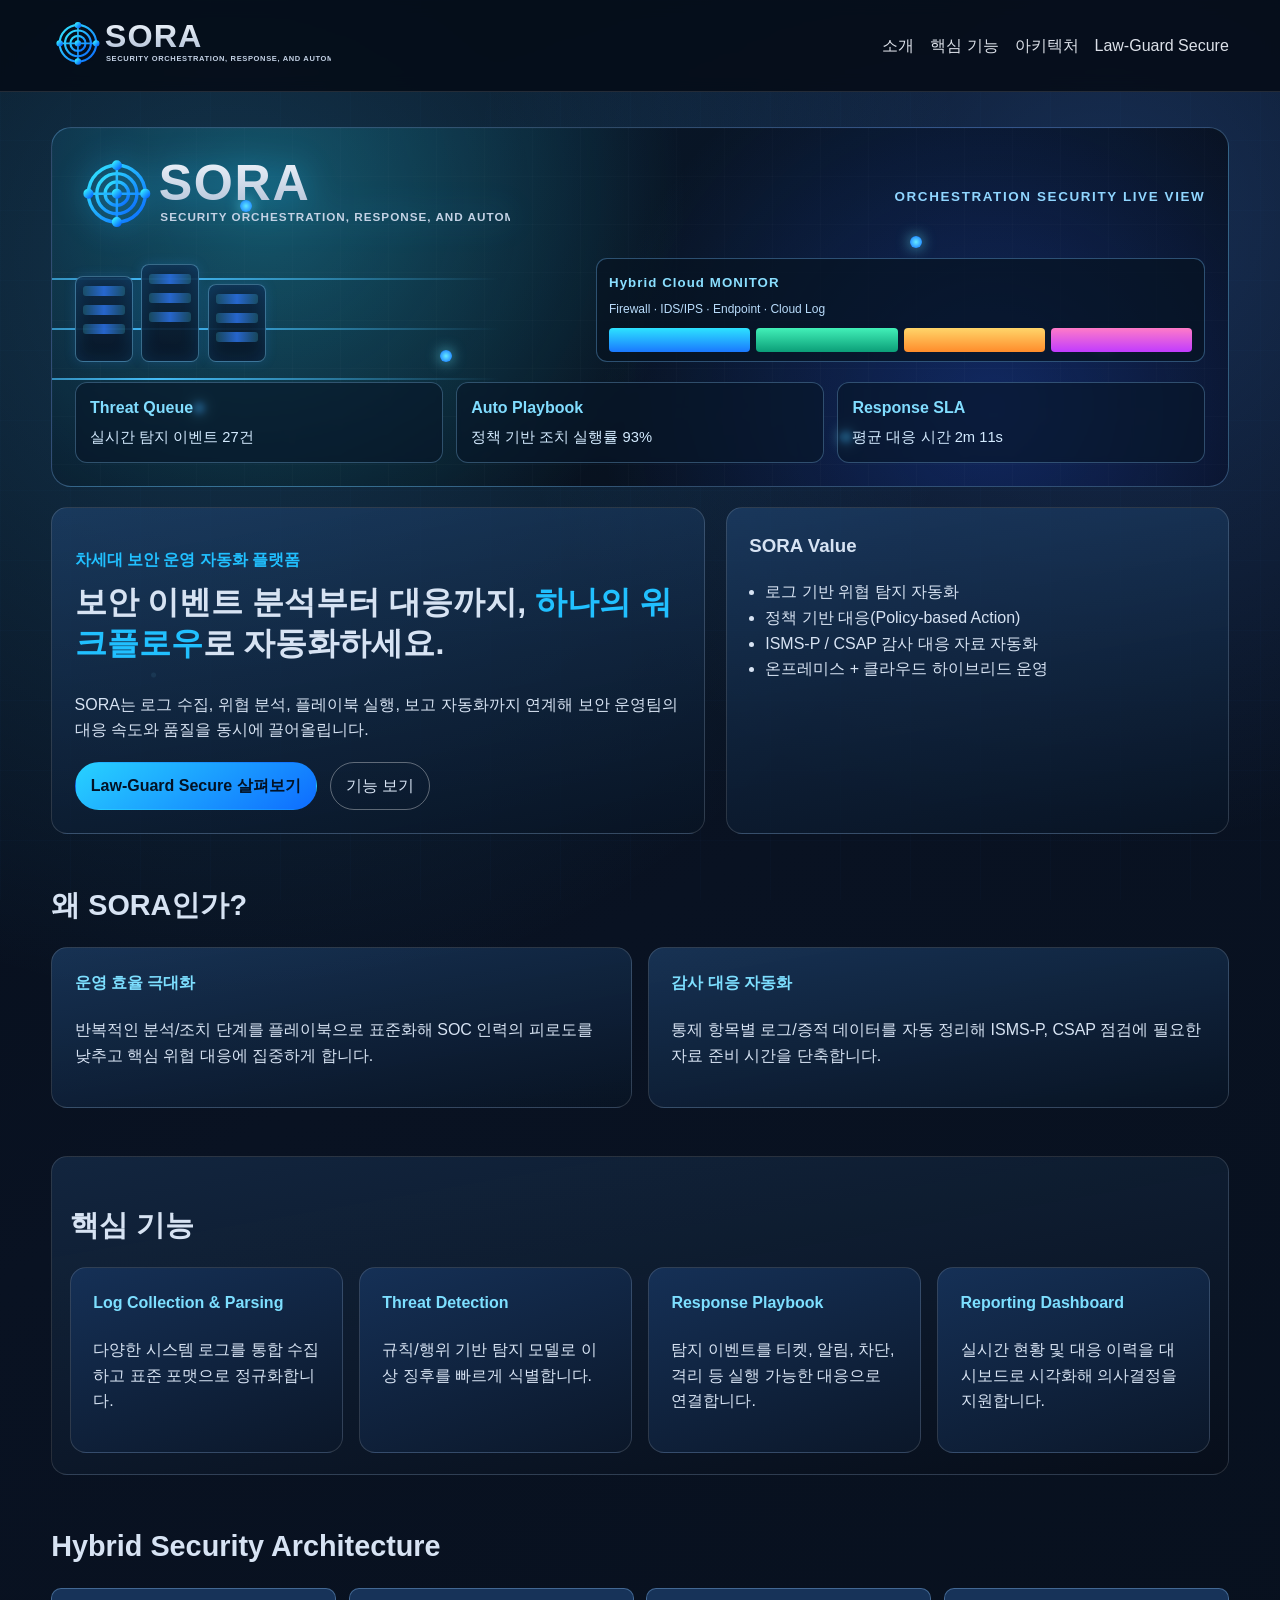
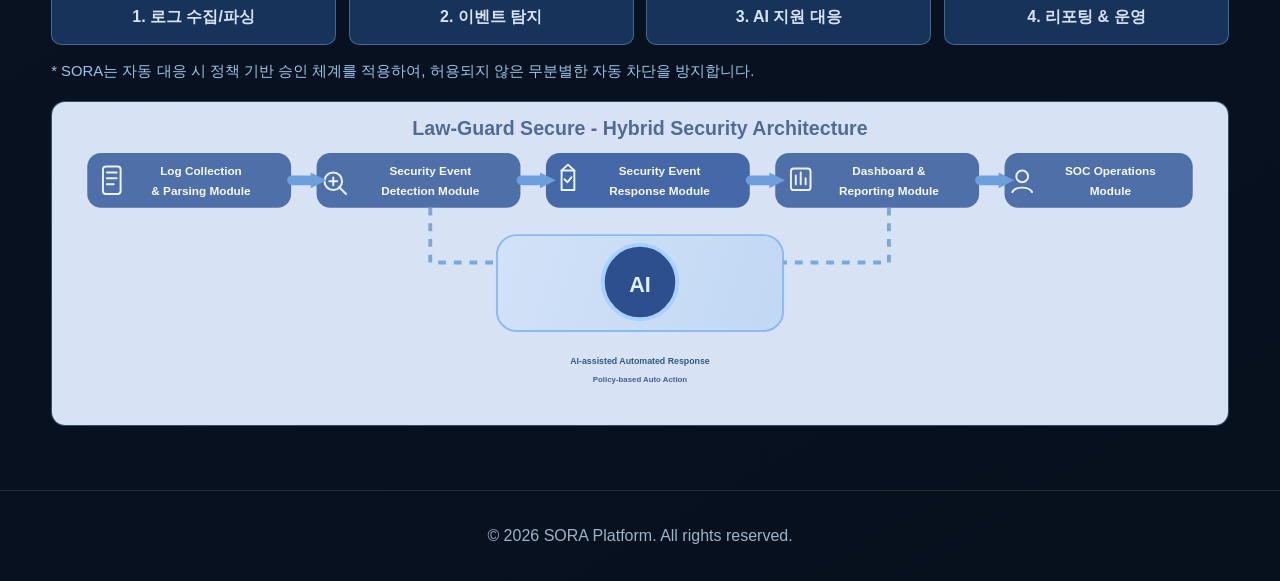
<file: index.html>
<!DOCTYPE html>
<html lang="ko">
<head>
  <meta charset="UTF-8" />
  <meta name="viewport" content="width=device-width, initial-scale=1.0" />
  <title>SORA | Security Orchestration, Response, and Automation</title>
  <link rel="stylesheet" href="styles.css" />
</head>
<body>
  <header class="site-header">
    <div class="brand-wrap">
      <img class="company-logo" src="assets/sora-wordmark.svg" alt="SORA 회사 로고" />
      <h1 class="sr-only">SORA</h1>
    </div>
    <nav>
      <a href="#about">소개</a>
      <a href="#features">핵심 기능</a>
      <a href="#architecture">아키텍처</a>
      <a href="law-guard-secure.html">Law-Guard Secure</a>
    </nav>
  </header>

  <main>
    <section class="orchestration-stage" aria-label="오케스트레이션 시큐리티 비주얼">
      <div class="stage-overlay"></div>
      <div class="stage-brand">
        <img class="stage-logo" src="assets/sora-wordmark.svg" alt="SORA 회사 로고" />
        <p>ORCHESTRATION SECURITY LIVE VIEW</p>
      </div>
      <div class="signal-grid" aria-hidden="true">
        <span></span><span></span><span></span><span></span><span></span><span></span>
      </div>
      <div class="flow-lines" aria-hidden="true">
        <i></i><i></i><i></i>
      </div>
      <div class="idc-monitor" aria-label="IDC 서버 보안관제 시각화">
        <div class="rack-cluster" aria-hidden="true">
          <span class="rack"><i></i><i></i><i></i></span>
          <span class="rack"><i></i><i></i><i></i></span>
          <span class="rack"><i></i><i></i><i></i></span>
        </div>
        <div class="monitor-hud" aria-hidden="true">
          <strong>Hybrid Cloud MONITOR</strong>
          <p>Firewall · IDS/IPS · Endpoint · Cloud Log</p>
          <div class="hud-bars"><b></b><b></b><b></b><b></b></div>
        </div>
      </div>

      <div class="stage-panels">
        <article>
          <h3>Threat Queue</h3>
          <p>실시간 탐지 이벤트 27건</p>
        </article>
        <article>
          <h3>Auto Playbook</h3>
          <p>정책 기반 조치 실행률 93%</p>
        </article>
        <article>
          <h3>Response SLA</h3>
          <p>평균 대응 시간 2m 11s</p>
        </article>
      </div>
    </section>

    <section class="hero">
      <div class="hero-content">
        <p class="kicker">차세대 보안 운영 자동화 플랫폼</p>
        <h2>보안 이벤트 분석부터 대응까지, <span>하나의 워크플로우</span>로 자동화하세요.</h2>
        <p>
          SORA는 로그 수집, 위협 분석, 플레이북 실행, 보고 자동화까지 연계해
          보안 운영팀의 대응 속도와 품질을 동시에 끌어올립니다.
        </p>
        <div class="cta-group">
          <a class="btn primary" href="law-guard-secure.html">Law-Guard Secure 살펴보기</a>
          <a class="btn" href="#features">기능 보기</a>
        </div>
      </div>
      <div class="hero-panel">
        <h3>SORA Value</h3>
        <ul>
          <li>로그 기반 위협 탐지 자동화</li>
          <li>정책 기반 대응(Policy-based Action)</li>
          <li>ISMS-P / CSAP 감사 대응 자료 자동화</li>
          <li>온프레미스 + 클라우드 하이브리드 운영</li>
        </ul>
      </div>
    </section>

    <section id="about" class="section">
      <h3>왜 SORA인가?</h3>
      <div class="grid two">
        <article class="card">
          <h4>운영 효율 극대화</h4>
          <p>반복적인 분석/조치 단계를 플레이북으로 표준화해 SOC 인력의 피로도를 낮추고 핵심 위협 대응에 집중하게 합니다.</p>
        </article>
        <article class="card">
          <h4>감사 대응 자동화</h4>
          <p>통제 항목별 로그/증적 데이터를 자동 정리해 ISMS-P, CSAP 점검에 필요한 자료 준비 시간을 단축합니다.</p>
        </article>
      </div>
    </section>

    <section id="features" class="section dark">
      <h3>핵심 기능</h3>
      <div class="grid four">
        <article class="feature-card">
          <h4>Log Collection & Parsing</h4>
          <p>다양한 시스템 로그를 통합 수집하고 표준 포맷으로 정규화합니다.</p>
        </article>
        <article class="feature-card">
          <h4>Threat Detection</h4>
          <p>규칙/행위 기반 탐지 모델로 이상 징후를 빠르게 식별합니다.</p>
        </article>
        <article class="feature-card">
          <h4>Response Playbook</h4>
          <p>탐지 이벤트를 티켓, 알림, 차단, 격리 등 실행 가능한 대응으로 연결합니다.</p>
        </article>
        <article class="feature-card">
          <h4>Reporting Dashboard</h4>
          <p>실시간 현황 및 대응 이력을 대시보드로 시각화해 의사결정을 지원합니다.</p>
        </article>
      </div>
    </section>

    <section id="architecture" class="section">
      <h3>Hybrid Security Architecture</h3>
      <div class="architecture">
        <div>1. 로그 수집/파싱</div>
        <div>2. 이벤트 탐지</div>
        <div>3. AI 지원 대응</div>
        <div>4. 리포팅 & 운영</div>
      </div>
      <p class="note">
        * SORA는 자동 대응 시 정책 기반 승인 체계를 적용하여, 허용되지 않은 무분별한 자동 차단을 방지합니다.
      </p>
      <figure class="architecture-figure">
        <img src="assets/lawguard-architecture.svg" alt="Law-Guard Secure 하이브리드 보안 아키텍처 다이어그램" />
      </figure>
    </section>
  </main>

  <footer>
    <p>© 2026 SORA Platform. All rights reserved.</p>
  </footer>
</body>
</html>
</file>
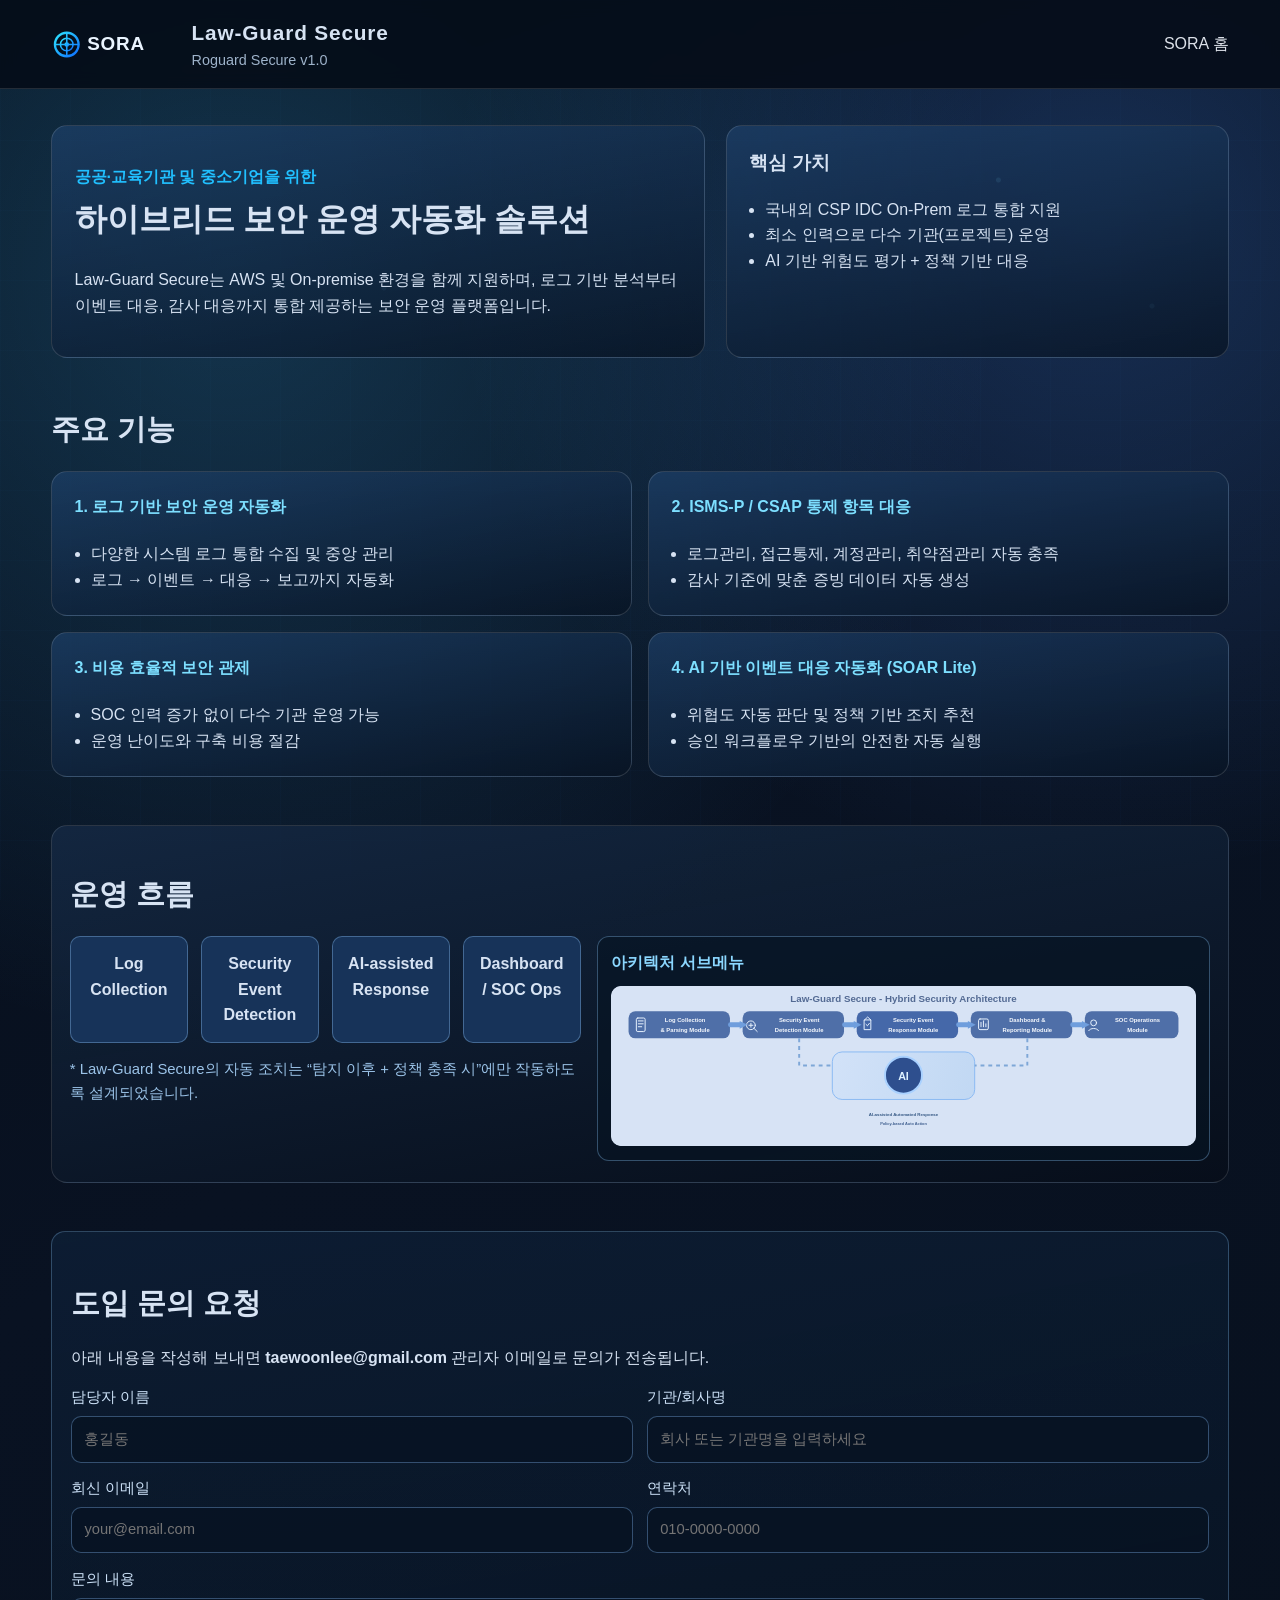
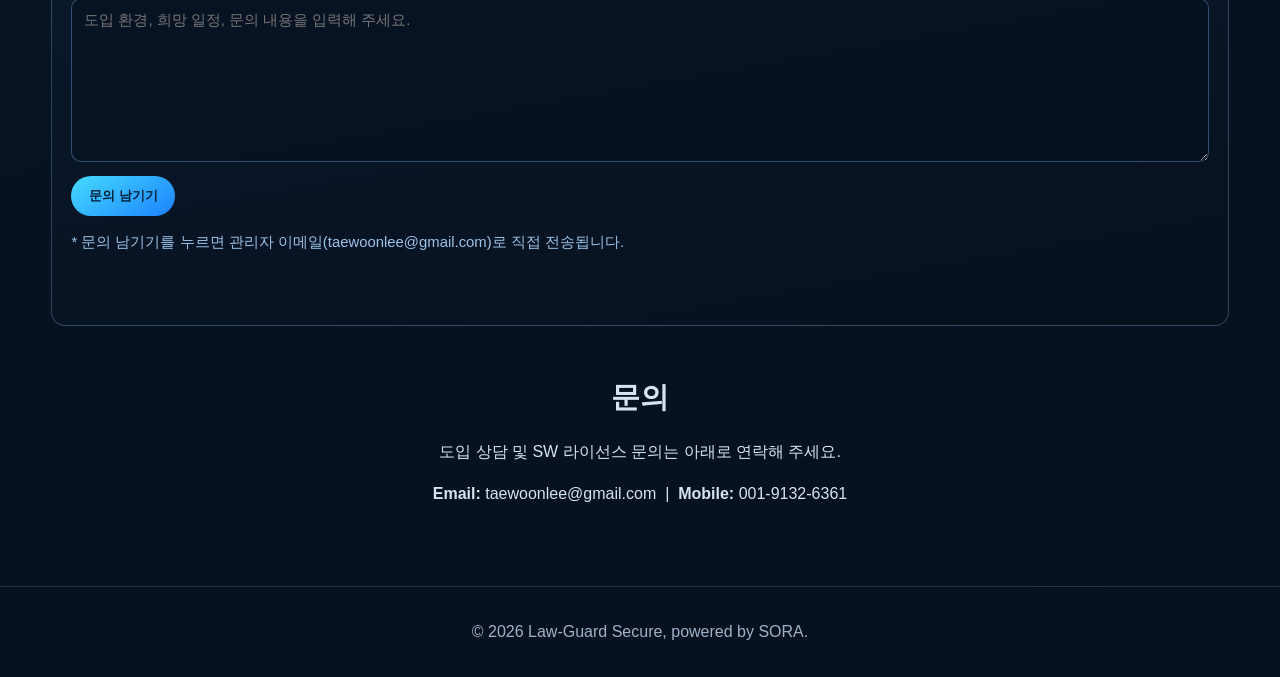
<file: law-guard-secure.html>
<!doctype html>
<html lang="ko">
  <head>
    <meta charset="UTF-8" />
    <meta name="viewport" content="width=device-width, initial-scale=1.0" />
    <title>Law-Guard Secure | SORA Solution</title>
    <link rel="stylesheet" href="styles.css" />
  </head>
  <body>
    <header class="site-header compact">
      <div class="brand-wrap">
        <img
          class="company-logo"
          src="assets/company-logo.svg"
          alt="SORA 회사 로고"
        />
        <div>
          <h1>Law-Guard Secure</h1>
          <p>Roguard Secure v1.0</p>
        </div>
      </div>
      <nav>
        <a href="index.html">SORA 홈</a>
      </nav>
    </header>

    <main>
      <section class="hero solution-hero">
        <div class="hero-content">
          <p class="kicker">공공·교육기관 및 중소기업을 위한</p>
          <h2>하이브리드 보안 운영 자동화 솔루션</h2>
          <p>
            Law-Guard Secure는 AWS 및 On-premise 환경을 함께 지원하며, 로그 기반
            분석부터 이벤트 대응, 감사 대응까지 통합 제공하는 보안 운영
            플랫폼입니다.
          </p>
        </div>
        <div class="hero-panel">
          <h3>핵심 가치</h3>
          <ul>
            <li>국내외 CSP IDC On-Prem 로그 통합 지원</li>
            <li>최소 인력으로 다수 기관(프로젝트) 운영</li>
            <li>AI 기반 위험도 평가 + 정책 기반 대응</li>
          </ul>
        </div>
      </section>

      <section class="section">
        <h3>주요 기능</h3>
        <div class="grid two">
          <article class="card">
            <h4>1. 로그 기반 보안 운영 자동화</h4>
            <ul>
              <li>다양한 시스템 로그 통합 수집 및 중앙 관리</li>
              <li>로그 → 이벤트 → 대응 → 보고까지 자동화</li>
            </ul>
          </article>
          <article class="card">
            <h4>2. ISMS-P / CSAP 통제 항목 대응</h4>
            <ul>
              <li>로그관리, 접근통제, 계정관리, 취약점관리 자동 충족</li>
              <li>감사 기준에 맞춘 증빙 데이터 자동 생성</li>
            </ul>
          </article>
          <article class="card">
            <h4>3. 비용 효율적 보안 관제</h4>
            <ul>
              <li>SOC 인력 증가 없이 다수 기관 운영 가능</li>
              <li>운영 난이도와 구축 비용 절감</li>
            </ul>
          </article>
          <article class="card">
            <h4>4. AI 기반 이벤트 대응 자동화 (SOAR Lite)</h4>
            <ul>
              <li>위협도 자동 판단 및 정책 기반 조치 추천</li>
              <li>승인 워크플로우 기반의 안전한 자동 실행</li>
            </ul>
          </article>
        </div>
      </section>

      <section class="section dark architecture-submenu" id="architecture">
        <h3>운영 흐름</h3>
        <div class="architecture-layout">
          <div>
            <div class="architecture">
              <div>Log Collection</div>
              <div>Security Event Detection</div>
              <div>AI-assisted Response</div>
              <div>Dashboard / SOC Ops</div>
            </div>
            <p class="note">
              * Law-Guard Secure의 자동 조치는 “탐지 이후 + 정책 충족 시”에만
              작동하도록 설계되었습니다.
            </p>
          </div>
          <aside class="architecture-side">
            <h4>아키텍처 서브메뉴</h4>
            <img
              src="assets/lawguard-architecture.svg"
              alt="Law-Guard Secure 하이브리드 보안 아키텍처"
            />
          </aside>
        </div>
      </section>

      <section class="section inquiry" id="contact-form">
        <h3>도입 문의 요청</h3>
        <p>
          아래 내용을 작성해 보내면 <strong>taewoonlee@gmail.com</strong> 관리자
          이메일로 문의가 전송됩니다.
        </p>
        <form class="inquiry-form" id="inquiryForm">
          <input
            type="hidden"
            name="_subject"
            value="[Law-Guard Secure] 신규 문의"
          />
          <input type="hidden" name="_captcha" value="false" />
          <label>
            담당자 이름
            <input type="text" name="name" placeholder="홍길동" required />
          </label>
          <label>
            기관/회사명
            <input
              type="text"
              name="organization"
              placeholder="회사 또는 기관명을 입력하세요"
              required
            />
          </label>
          <label>
            회신 이메일
            <input
              type="email"
              name="reply_email"
              placeholder="your@email.com"
              required
            />
          </label>
          <label>
            연락처
            <input type="tel" name="phone" placeholder="010-0000-0000" />
          </label>
          <label class="full">
            문의 내용
            <textarea
              name="message"
              rows="6"
              placeholder="도입 환경, 희망 일정, 문의 내용을 입력해 주세요."
              required
            ></textarea>
          </label>
          <div class="form-actions full">
            <button type="submit">문의 남기기</button>
          </div>
        </form>
        <p class="note">
          * 문의 남기기를 누르면 관리자 이메일(taewoonlee@gmail.com)로 직접
          전송됩니다.
        </p>
        <p class="form-status" id="formStatus" aria-live="polite"></p>
      </section>

      <section class="section contact">
        <h3>문의</h3>
        <p>도입 상담 및 SW 라이선스 문의는 아래로 연락해 주세요.</p>
        <p>
          <strong>Email:</strong> taewoonlee@gmail.com &nbsp;|&nbsp;
          <strong>Mobile:</strong> 001-9132-6361
        </p>
      </section>
    </main>

    <script>
      const inquiryForm = document.getElementById("inquiryForm");
      const formStatus = document.getElementById("formStatus");

      inquiryForm?.addEventListener("submit", async (event) => {
        event.preventDefault();
        const submitButton = inquiryForm.querySelector('button[type="submit"]');
        submitButton.disabled = true;
        submitButton.textContent = "전송 중...";
        formStatus.textContent = "";

        try {
          const formData = new FormData(inquiryForm);
          const response = await fetch(
            "https://formsubmit.co/ajax/taewoonlee@gmail.com",
            {
              method: "POST",
              headers: { Accept: "application/json" },
              body: formData,
            },
          );

          if (!response.ok) {
            throw new Error("메일 전송 실패");
          }

          formStatus.textContent =
            "문의가 정상 접수되었습니다. 빠르게 회신드리겠습니다.";
          formStatus.classList.add("success");
          formStatus.classList.remove("error");
          inquiryForm.reset();
        } catch (error) {
          formStatus.textContent =
            "전송에 실패했습니다. taewoonlee@gmail.com 으로 직접 문의해 주세요.";
          formStatus.classList.add("error");
          formStatus.classList.remove("success");
        } finally {
          submitButton.disabled = false;
          submitButton.textContent = "문의 남기기";
        }
      });
    </script>

    <footer>
      <p>© 2026 Law-Guard Secure, powered by SORA.</p>
    </footer>
  </body>
</html>
</file>
<file: styles.css>
:root {
  --bg: #0a1220;
  --bg2: #0d1c31;
  --text: #d7e3f3;
  --muted: #9eb3ca;
  --primary: #21c0ff;
  --card: #11253f;
  --white: #f4f8ff;
}

* { box-sizing: border-box; }
body {
  margin: 0;
  font-family: "Pretendard", "Noto Sans KR", -apple-system, BlinkMacSystemFont, "Segoe UI", sans-serif;
  color: var(--text);
  background:
    radial-gradient(circle at 18% 12%, rgba(67, 190, 255, .22), transparent 34%),
    radial-gradient(circle at 86% 10%, rgba(74, 145, 255, .24), transparent 28%),
    linear-gradient(150deg, #050d19 0%, #091222 44%, #07101d 100%);
  line-height: 1.6;
  position: relative;
}
body::before,
body::after {
  content: "";
  position: fixed;
  inset: 0;
  pointer-events: none;
  z-index: 0;
}
body::before {
  background-image:
    linear-gradient(rgba(94, 165, 255, .06) 1px, transparent 1px),
    linear-gradient(90deg, rgba(94, 165, 255, .06) 1px, transparent 1px);
  background-size: 70px 70px;
  opacity: .35;
}
body::after {
  background:
    radial-gradient(circle at 12% 75%, rgba(120, 219, 255, .55) 0 2px, transparent 3px),
    radial-gradient(circle at 78% 20%, rgba(120, 219, 255, .65) 0 2px, transparent 3px),
    radial-gradient(circle at 90% 34%, rgba(120, 219, 255, .45) 0 2px, transparent 3px),
    radial-gradient(circle at 30% 32%, rgba(120, 219, 255, .42) 0 2px, transparent 3px);
  opacity: .45;
}

a { color: inherit; text-decoration: none; }

header, main, footer { position: relative; z-index: 1; }

.site-header {
  display: flex;
  justify-content: space-between;
  align-items: center;
  padding: 1rem 4vw;
  border-bottom: 1px solid rgba(255,255,255,0.12);
  position: sticky;
  top: 0;
  backdrop-filter: blur(8px);
  background: rgba(5,12,23,0.88);
}
.site-header.compact h1 { font-size: 1.3rem; }
.brand-wrap { display: flex; align-items: center; gap: .9rem; }
.company-logo {
  width: 280px;
  max-width: 46vw;
  height: auto;
  display: block;
}
.logo-mark {
  width: 44px; height: 44px; border-radius: 50%;
  display: grid; place-items: center;
  background: linear-gradient(145deg, #2bd7ff, #0a5ddb);
  box-shadow: 0 0 20px rgba(33,192,255,0.45);
}
.brand-wrap h1 { margin: 0; letter-spacing: .04em; }
.brand-wrap p { margin: 0; color: var(--muted); font-size: .9rem; }
.site-header.compact .company-logo { width: 126px; }
nav { display: flex; gap: 1rem; }
nav a { color: var(--white); opacity: .9; }
nav a:hover { color: var(--primary); }

main { padding: 2.2rem 4vw 4rem; }
.section { margin-top: 3rem; }
.section h3 { font-size: 1.8rem; margin-bottom: 1.2rem; }
.hero {
  display: grid;
  grid-template-columns: 1.3fr 1fr;
  gap: 1.3rem;
  align-items: stretch;
}
.hero-content,
.hero-panel,
.card,
.feature-card {
  border: 1px solid rgba(255,255,255,.14);
  background: linear-gradient(170deg, rgba(31,67,110,.65), rgba(8,20,36,.78));
  border-radius: 16px;
  padding: 1.4rem;
}
.kicker {
  color: var(--primary);
  font-weight: 600;
  margin-bottom: .6rem;
}
.hero h2 { margin-top: 0; font-size: 2rem; line-height: 1.3; }
.hero h2 span { color: var(--primary); }
.cta-group { display: flex; flex-wrap: wrap; gap: .8rem; margin-top: 1.2rem; }
.btn {
  border: 1px solid rgba(255,255,255,.34);
  padding: .65rem .95rem;
  border-radius: 999px;
}
.btn.primary {
  background: linear-gradient(145deg, #28d2ff, #0e6cff);
  border-color: transparent;
  color: #031225;
  font-weight: 700;
}
.hero-panel h3 { margin-top: 0; }
.hero-panel ul { margin: .3rem 0 0 1rem; padding: 0; }

.grid { display: grid; gap: 1rem; }
.grid.two { grid-template-columns: repeat(2, minmax(0,1fr)); }
.grid.four { grid-template-columns: repeat(4, minmax(0,1fr)); }
.feature-card { background: linear-gradient(160deg, #153056, #0b1729); }
.feature-card h4,
.card h4 { margin-top: 0; color: #7ddfff; }
.card ul { margin: .4rem 0 0 1rem; padding: 0; }

.section.dark {
  padding: 1rem 1.1rem 1.3rem;
  border: 1px solid rgba(255,255,255,.13);
  border-radius: 16px;
  background: linear-gradient(170deg, rgba(20,40,66,.9), rgba(7,14,26,.85));
}

.architecture {
  display: grid;
  grid-template-columns: repeat(4, minmax(0,1fr));
  gap: .8rem;
}
.architecture div {
  padding: .9rem;
  border-radius: 10px;
  background: #173359;
  border: 1px solid rgba(149,204,255,.35);
  text-align: center;
  font-weight: 600;
}
.note { color: #9bc3e8; font-size: .93rem; }
.contact { text-align: center; }
footer {
  border-top: 1px solid rgba(255,255,255,.13);
  text-align: center;
  padding: 1rem;
  color: var(--muted);
}

@media (max-width: 980px) {
  .hero,
  .grid.two,
  .grid.four,
  .architecture { grid-template-columns: 1fr; }
  nav { display: none; }
  .hero h2 { font-size: 1.55rem; }
}

.orchestration-stage {
  position: relative;
  overflow: hidden;
  border: 1px solid rgba(130, 194, 255, 0.32);
  border-radius: 20px;
  padding: 1.4rem;
  min-height: 320px;
  background:
    radial-gradient(circle at 18% 20%, rgba(46, 230, 255, 0.30), transparent 42%),
    radial-gradient(circle at 80% 78%, rgba(39, 96, 255, 0.30), transparent 40%),
    linear-gradient(145deg, #0a1a31 0%, #081423 48%, #070d18 100%);
  margin-bottom: 1.3rem;
}
.stage-overlay {
  position: absolute;
  inset: 0;
  background-image: linear-gradient(rgba(255,255,255,0.05) 1px, transparent 1px),
                    linear-gradient(90deg, rgba(255,255,255,0.05) 1px, transparent 1px);
  background-size: 48px 48px;
  opacity: .36;
  pointer-events: none;
}
.stage-brand {
  position: relative;
  z-index: 2;
  display: flex;
  align-items: center;
  justify-content: space-between;
  gap: 1rem;
}
.stage-logo {
  width: clamp(220px, 34vw, 500px);
  filter: drop-shadow(0 0 16px rgba(33,192,255,0.45));
}
.stage-brand p {
  margin: 0;
  font-weight: 700;
  letter-spacing: .12em;
  color: #90d6ff;
  font-size: .84rem;
}
.signal-grid {
  position: absolute;
  inset: 0;
  pointer-events: none;
}
.signal-grid span {
  position: absolute;
  width: 12px;
  height: 12px;
  border-radius: 50%;
  background: radial-gradient(circle, #67ebff, #0e6cff);
  box-shadow: 0 0 14px rgba(103, 235, 255, .8);
  animation: pulse 3.6s infinite ease-in-out;
}
.signal-grid span:nth-child(1) { top: 20%; left: 16%; }
.signal-grid span:nth-child(2) { top: 30%; right: 26%; animation-delay: .6s; }
.signal-grid span:nth-child(3) { top: 62%; left: 33%; animation-delay: 1.1s; }
.signal-grid span:nth-child(4) { top: 58%; right: 10%; animation-delay: .2s; }
.signal-grid span:nth-child(5) { bottom: 20%; left: 12%; animation-delay: 1.6s; }
.signal-grid span:nth-child(6) { bottom: 12%; right: 32%; animation-delay: .9s; }
.flow-lines {
  position: absolute;
  inset: 0;
  pointer-events: none;
}
.flow-lines i {
  position: absolute;
  left: -20%;
  width: 58%;
  height: 2px;
  background: linear-gradient(90deg, transparent, rgba(72, 195, 255, .95), transparent);
  animation: flow 5s linear infinite;
}
.flow-lines i:nth-child(1) { top: 42%; }
.flow-lines i:nth-child(2) { top: 56%; animation-delay: 1.3s; }
.flow-lines i:nth-child(3) { top: 70%; animation-delay: 2.6s; }
.stage-panels {
  position: relative;
  z-index: 2;
  margin-top: 1.2rem;
  display: grid;
  grid-template-columns: repeat(3, minmax(0, 1fr));
  gap: .8rem;
}
.stage-panels article {
  border: 1px solid rgba(139, 204, 255, .3);
  border-radius: 12px;
  padding: .8rem .9rem;
  background: rgba(7, 22, 39, .62);
  backdrop-filter: blur(3px);
}
.stage-panels h3 { margin: 0 0 .3rem; color: #81ddff; font-size: 1rem; }
.stage-panels p { margin: 0; font-size: .92rem; color: #d4ebff; }

@keyframes pulse {
  0%, 100% { transform: scale(1); opacity: .85; }
  50% { transform: scale(1.65); opacity: .35; }
}
@keyframes flow {
  0% { transform: translateX(0); opacity: .2; }
  20% { opacity: .95; }
  100% { transform: translateX(190%); opacity: .08; }
}

@media (max-width: 980px) {
  .stage-brand { flex-direction: column; align-items: flex-start; }
  .stage-panels { grid-template-columns: 1fr; }
}

.architecture-submenu .architecture-layout {
  display: grid;
  grid-template-columns: 1fr 1.2fr;
  gap: 1rem;
  align-items: start;
}
.architecture-side {
  border: 1px solid rgba(143, 204, 255, .33);
  background: rgba(8, 21, 36, .62);
  border-radius: 12px;
  padding: .85rem;
}
.architecture-side h4 {
  margin: 0 0 .6rem;
  color: #8bd7ff;
  font-size: 1rem;
}
.architecture-side img {
  width: 100%;
  display: block;
  border-radius: 10px;
  background: #d7e3f5;
}
@media (max-width: 980px) {
  .architecture-submenu .architecture-layout { grid-template-columns: 1fr; }
}

.architecture-figure {
  margin: 1.1rem 0 0;
  border: 1px solid rgba(143, 204, 255, .33);
  border-radius: 14px;
  overflow: hidden;
  background: rgba(7, 19, 34, .55);
}
.architecture-figure img {
  width: 100%;
  display: block;
  background: #d7e3f5;
}

.idc-monitor {
  position: relative;
  z-index: 2;
  margin-top: .95rem;
  display: grid;
  grid-template-columns: 1fr 1.2fr;
  gap: .85rem;
}
.rack-cluster {
  display: flex;
  gap: .55rem;
  align-items: flex-end;
}
.rack {
  width: 58px;
  height: 86px;
  border-radius: 8px;
  border: 1px solid rgba(119, 208, 255, .45);
  background: linear-gradient(180deg, rgba(14,42,70,.92), rgba(8,20,36,.92));
  box-shadow: inset 0 0 18px rgba(28, 163, 255, .16), 0 0 12px rgba(44,145,255,.18);
  position: relative;
  overflow: hidden;
  animation: rackPulse 2.8s ease-in-out infinite;
}
.rack:nth-child(2) { height: 98px; animation-delay: .35s; }
.rack:nth-child(3) { height: 78px; animation-delay: .7s; }
.rack i {
  display: block;
  height: 10px;
  margin: 9px 7px;
  border-radius: 3px;
  background: linear-gradient(90deg, rgba(85,240,255,.18), rgba(47,124,255,.75), rgba(85,240,255,.18));
  animation: scan 2.2s linear infinite;
}
.rack i:nth-child(2) { animation-delay: .4s; }
.rack i:nth-child(3) { animation-delay: .8s; }
.monitor-hud {
  border: 1px solid rgba(116, 191, 255, .35);
  border-radius: 11px;
  padding: .6rem .75rem;
  background: rgba(6, 19, 34, .7);
}
.monitor-hud strong {
  display: inline-block;
  font-size: .83rem;
  color: #8adfff;
  letter-spacing: .08em;
}
.monitor-hud p {
  margin: .35rem 0 .55rem;
  font-size: .75rem;
  color: #b9dcfb;
}
.hud-bars {
  display: grid;
  grid-template-columns: repeat(4,1fr);
  gap: .38rem;
}
.hud-bars b {
  display: block;
  height: 24px;
  border-radius: 4px;
  animation: meter 1.8s ease-in-out infinite;
}
.hud-bars b:nth-child(1) {
  background: linear-gradient(180deg, #2de3ff, #1a78ff);
}
.hud-bars b:nth-child(2) {
  background: linear-gradient(180deg, #42f0b8, #0b9e78);
  animation-delay: .25s;
}
.hud-bars b:nth-child(3) {
  background: linear-gradient(180deg, #ffd56a, #ff8c2b);
  animation-delay: .5s;
}
.hud-bars b:nth-child(4) {
  background: linear-gradient(180deg, #ff7bc8, #c03bff);
  animation-delay: .75s;
}

@keyframes rackPulse {
  0%,100% { transform: translateY(0); }
  50% { transform: translateY(-3px); }
}
@keyframes scan {
  0% { opacity: .35; transform: translateX(-3px); }
  50% { opacity: 1; transform: translateX(2px); }
  100% { opacity: .35; transform: translateX(-3px); }
}
@keyframes meter {
  0%,100% { transform: scaleY(.45); transform-origin: bottom; opacity: .7; }
  50% { transform: scaleY(1); transform-origin: bottom; opacity: 1; }
}
@media (max-width: 980px) {
  .idc-monitor { grid-template-columns: 1fr; }
}

.inquiry {
  border: 1px solid rgba(143, 204, 255, .28);
  border-radius: 14px;
  padding: 1.2rem;
  background: linear-gradient(170deg, rgba(14, 33, 57, .72), rgba(7, 17, 30, .85));
}
.inquiry-form {
  margin-top: .8rem;
  display: grid;
  grid-template-columns: repeat(2, minmax(0, 1fr));
  gap: .9rem;
}
.inquiry-form label {
  display: flex;
  flex-direction: column;
  gap: .4rem;
  font-size: .92rem;
  color: #cde2f8;
}
.inquiry-form input,
.inquiry-form textarea {
  border: 1px solid rgba(137, 194, 255, .35);
  border-radius: 10px;
  padding: .65rem .75rem;
  color: #eff7ff;
  background: rgba(8, 19, 34, .72);
  font: inherit;
}
.inquiry-form input:focus,
.inquiry-form textarea:focus {
  outline: 2px solid rgba(63, 166, 255, .55);
  outline-offset: 0;
}
.inquiry-form .full { grid-column: 1 / -1; }
.form-actions button {
  border: 0;
  border-radius: 999px;
  padding: .7rem 1.1rem;
  font-weight: 700;
  cursor: pointer;
  color: #03203a;
  background: linear-gradient(145deg, #45dbff, #1b82ff);
}
@media (max-width: 980px) {
  .inquiry-form { grid-template-columns: 1fr; }
}

.form-actions button:disabled {
  opacity: .75;
  cursor: wait;
}
.form-status {
  margin-top: .75rem;
  min-height: 1.3rem;
  font-size: .92rem;
}
.form-status.success { color: #7ff0c7; }
.form-status.error { color: #ff9ca8; }


.sr-only {
  position: absolute;
  width: 1px;
  height: 1px;
  padding: 0;
  margin: -1px;
  overflow: hidden;
  clip: rect(0,0,0,0);
  border: 0;
}
</file>
